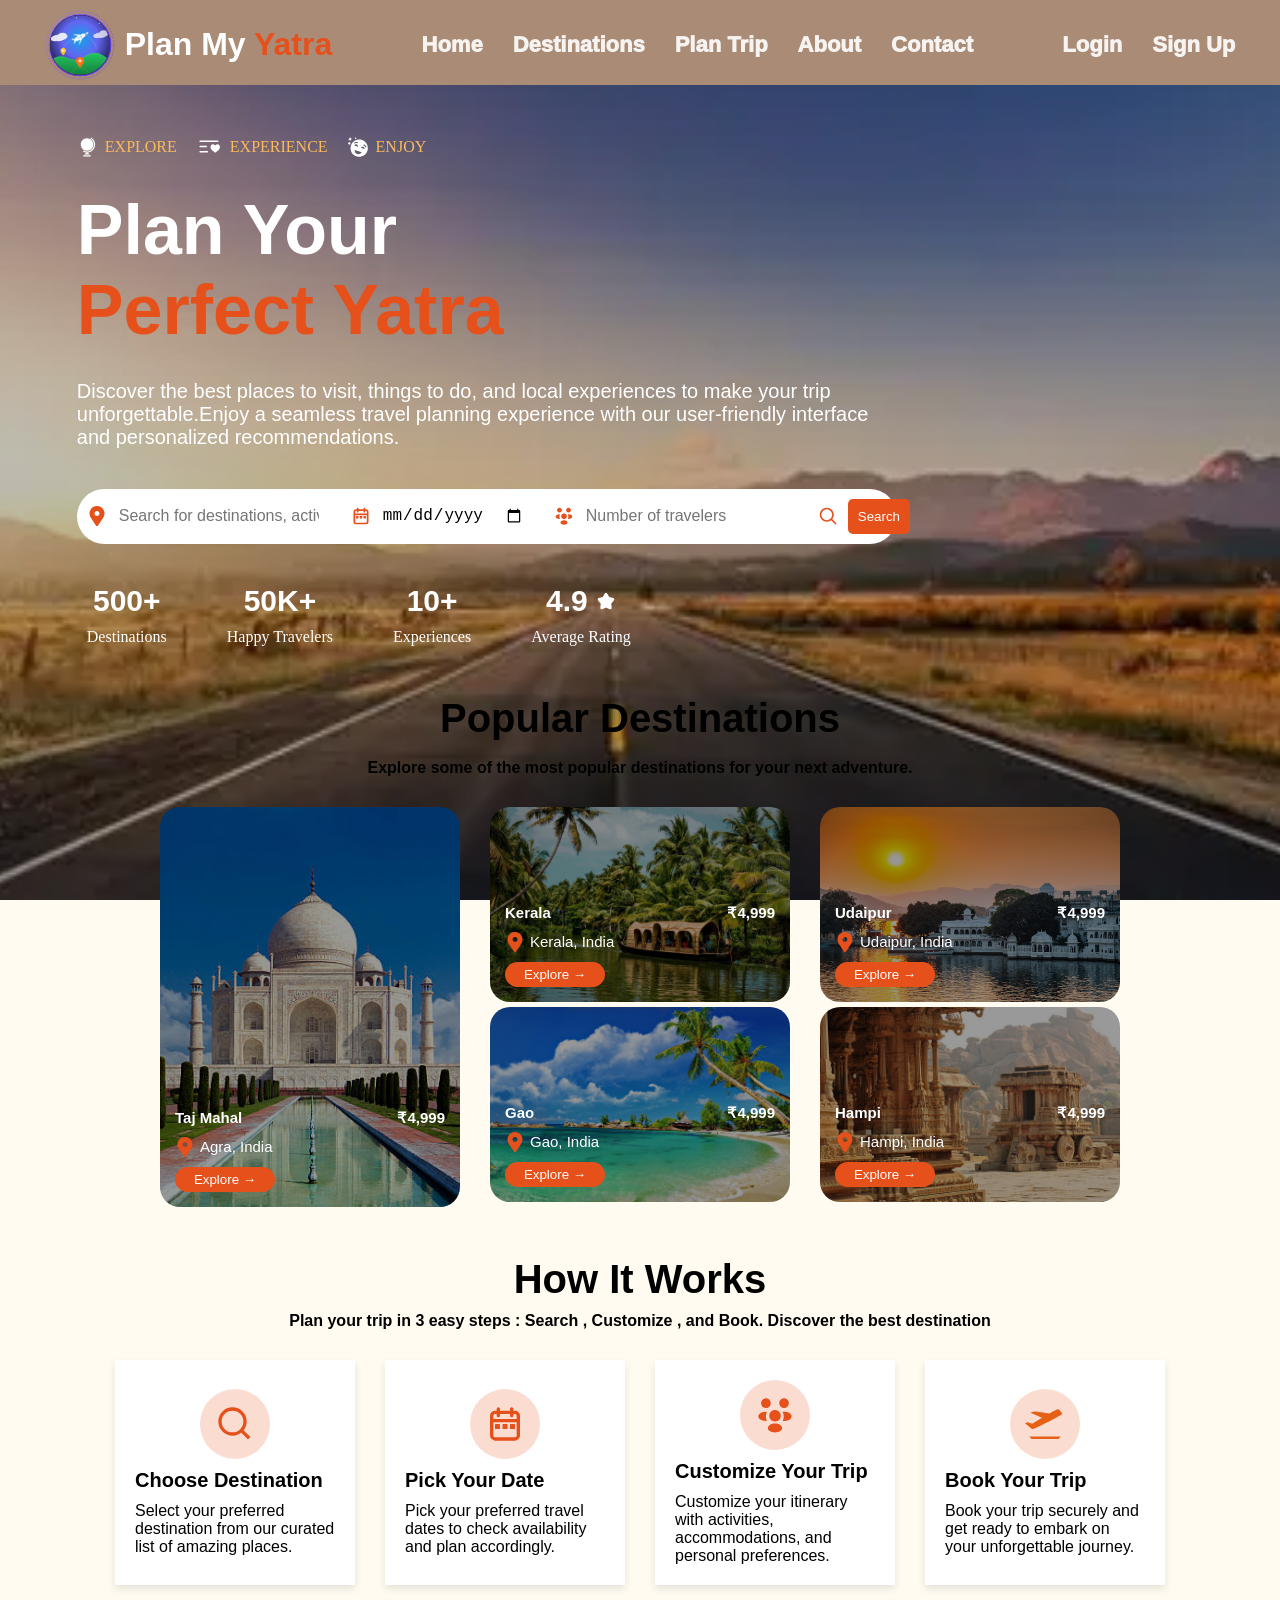
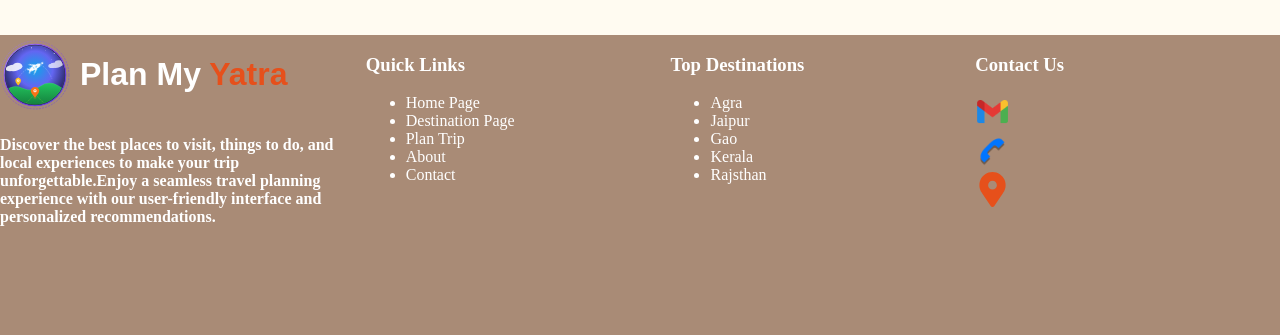
<file: index.html>
<!doctype html>
<html>
  <head>
    <title>Home</title>
    <link rel="stylesheet" href="./css/style.css" />
    <link rel="stylesheet" href="./css/home.css" />
    <link rel="stylesheet" href="./css/navbar.css" />
    <link rel="stylesheet" href="./css/footer.css">
  </head>

  <body>
    <div class="main-hero-section">
      <!-- Navbar -->
      <div class="main-container">
        <div class="img-container">
          <img
            src="./../images/plan_my_yatra_logo.svg"
            alt="logo"
            class="main-logo-img"
          />
          <h1 class="website-name">
            Plan My <span style="color: #e6501b">Yatra</span>
          </h1>
        </div>

        <div class="nav-menu">
          <a href="./index.html" class="menu">Home</a>
          <a href="./pages/destination.html" class="menu">Destinations</a>
          <a href="./pages/plan_trip.html" class="menu">Plan Trip</a>
          <a href="./pages/about.html" class="menu">About</a>
          <a href="./pages/contact.html" class="menu">Contact</a>
        </div>

        <div class="nav-menu">
          <a href="./pages/login.html" class="menu">Login</a>
          <a href="./pages/signup.html" class="menu">Sign Up</a>
        </div>
      </div>

      <!-- Main Content -->
      <div class="main-content">
        <div class="highlighted-main-content">
          <span class="highlighted-text"
            ><img src="./images/explore.svg" height="20px" alt="Explore Icon" />
            EXPLORE</span
          >
          <span class="highlighted-text"
            ><img
              src="./images/exprience.svg"
              height="25px"
              alt="Experience Icon"
            />
            EXPERIENCE</span
          >
          <span class="highlighted-text"
            ><img src="./images/enjoy.svg" height="20px" alt="Enjoy Icon" />
            ENJOY</span
          >
        </div>

        <div class="sub-content">
          <span class="heading-1">Plan Your</span>
          <br />
          Perfect Yatra
        </div>

        <div class="main-info">
          Discover the best places to visit, things to do, and local experiences
          to make your trip unforgettable.Enjoy a seamless travel planning
          experience with our user-friendly interface and personalized
          recommendations.
        </div>

        <div class="destination-container">
          <div class="destination-container-items">
            <img src="./images/location.svg" height="20px" alt="location" />
            <input
              class="destination-input"
              type="text"
              placeholder="Search for destinations, activities, or experiences"
            />
          </div>

          <div class="destination-container-items">
            <img src="./images/date.svg" height="20px" alt="calendar" />
            <input class="destination-input" type="date" />
          </div>

          <div class="destination-container-items">
            <img src="./images/people.svg" height="20px" alt="people" />
            <input
              class="destination-input"
              type="number"
              placeholder="Number of travelers"
            />
          </div>

          <div class="destination-container-items">
            <img src="./images/search.svg" height="20px" alt="search" />
            <button class="btn-search">Search</button>
          </div>
        </div>

        <div class="recommendations">
          <div class="recommendations-items">
            <span class="recommendations-count">500+</span>
            <span>Destinations</span>
          </div>

          <div class="recommendations-items">
            <span class="recommendations-count">50K+</span>
            <span>Happy Travelers</span>
          </div>

          <div class="recommendations-items">
            <span class="recommendations-count">10+</span>
            <span>Experiences</span>
          </div>

          <div class="recommendations-items">
            <span class="recommendations-count">
              4.9 <img src="./images/rating.svg" height="20px" alt="star" />
            </span>
            <span>Average Rating</span>
          </div>
        </div>
      </div>

      <!-- Destinations Section -->

      <div class="destinations-section">
        <span class="destinations-section-heading">Popular Destinations</span>
        <br />
        <span
          >Explore some of the most popular destinations for your next
          adventure.</span
        >

        <div class="destinations-section-container">
          <div class="destinations-section-items-1">
            <div class="card-info">
              <div class="card-top-info">
                <span class="card-name">Taj Mahal</span>
                <span class="card-prize">₹4,999</span>
              </div>
              <div class="card-bottom-info">
                <img src="./images/location.svg" alt="Location" height="20px" />
                <span>Agra, India</span>
              </div>
              <button class="btn-book">Explore →</button>
            </div>
          </div>

          <div class="destinations-section-items-2">
            <div class="destinations-section-items-2-sub-1">
              <div class="card-info">
                <div class="card-top-info">
                  <span class="card-name">Kerala</span>
                  <span class="card-prize">₹4,999</span>
                </div>
                <div class="card-bottom-info">
                  <img
                    src="./images/location.svg"
                    alt="Location"
                    height="20px"
                  />
                  <span>Kerala, India</span>
                </div>
                <button class="btn-book">Explore →</button>
              </div>
            </div>

            <div class="destinations-section-items-2-sub-2">
              <div class="card-info">
                <div class="card-top-info">
                  <span class="card-name">Gao</span>
                  <span class="card-prize">₹4,999</span>
                </div>
                <div class="card-bottom-info">
                  <img
                    src="./images/location.svg"
                    alt="Location"
                    height="20px"
                  />
                  <span>Gao, India</span>
                </div>
                <button class="btn-book">Explore →</button>
              </div>
            </div>
          </div>

          <div class="destination-container-items-3">
            <div class="destinations-section-items-3-sub-1">
              <div class="card-info">
                <div class="card-top-info">
                  <span class="card-name">Udaipur</span>
                  <span class="card-prize">₹4,999</span>
                </div>
                <div class="card-bottom-info">
                  <img
                    src="./images/location.svg"
                    alt="Location"
                    height="20px"
                  />
                  <span>Udaipur, India</span>
                </div>
                <button class="btn-book">Explore →</button>
              </div>
            </div>
            <div class="destinations-section-items-3-sub-2">
              <div class="card-info">
                <div class="card-top-info">
                  <span class="card-name">Hampi</span>
                  <span class="card-prize">₹4,999</span>
                </div>
                <div class="card-bottom-info">
                  <img
                    src="./images/location.svg"
                    alt="Location"
                    height="20px"
                  />
                  <span>Hampi, India</span>
                </div>
                <button class="btn-book">Explore →</button>
              </div>
            </div>
          </div>
        </div>
      </div>

      <!-- how its work section -->
      <div class="work-section-container">
        <span class="work-section-heading">How It Works</span>
        <span class="work-section-description"
          >Plan your trip in 3 easy steps : Search , Customize , and Book.
          Discover the best destination</span
        >

        <div class="work-section-card-container">
          <div class="work-section-card-container-item">
            <div class="work-section-card">
              <img
                src="./images/search.svg"
                alt="Search"
                height="40px"
                class="work-section-img"
              />
            </div>
            <span class="work-card-heading">Choose Destination</span>
            <span
              >Select your preferred destination from our curated list of
              amazing places.</span
            >
          </div>

          <div class="work-section-card-container-item">
            <div class="work-section-card">
              <img
                src="./images/date.svg"
                alt="Search"
                height="40px"
                class="work-section-img"
              />
            </div>
            <span class="work-card-heading">Pick Your Date</span>
            <span
              >Pick your preferred travel dates to check availability and plan
              accordingly.</span
            >
          </div>

          <div class="work-section-card-container-item">
            <div class="work-section-card">
              <img
                src="./images/people.svg"
                alt="Search"
                height="40px"
                class="work-section-img"
              />
            </div>
            <span class="work-card-heading">Customize Your Trip</span>
            <span
              >Customize your itinerary with activities, accommodations, and
              personal preferences.</span
            >
          </div>

          <div class="work-section-card-container-item">
            <div class="work-section-card">
              <img
                src="./images/book-trip.svg"
                alt="Search"
                height="40px"
                class="work-section-img"
              />
            </div>
            <span class="work-card-heading">Book Your Trip</span>
            <span
              >Book your trip securely and get ready to embark on your
              unforgettable journey.</span>
          </div>
        </div>
      </div>

      <!-- footer -->

      <!-- main logo n heading -->
       <div class="footer-main-container">
          <div class="footer-menu-container">

        <div class="footer-child-item-1">
              <div class="img-container">
               <img
               src="./images/plan_my_yatra_logo.svg"
                alt="logo"
               class="main-logo-img" />
          <h1 class="website-name">
            Plan My <span style="color: #e6501b">Yatra</span> </h1>
        </div>
        <h4>Discover the best places to visit, things to do, and local experiences
          to make your trip unforgettable.Enjoy a seamless travel planning
          experience with our user-friendly interface and personalized
          recommendations.</h4>
          </div>

          <!-- quick links -->
          <div class="footer-child-item">
            <h3>Quick Links</h3>
            <ul>
              <li><a class="footer-links" href="./index.html">Home Page</a></li>
              <li><a class="footer-links" href="./pages/destination.html">Destination Page</a></li>
              <li><a class="footer-links" href="./pages/plan_trip.html">Plan Trip</a></li>
              <li><a class="footer-links" href="./pages/about.html">About</a></li>
              <li><a class="footer-links" href="./pages/contact.html">Contact</a></li>

            </ul>
          </div>

          <div class="footer-child-item">
            <h3>Top Destinations</h3>
              <ul>
              <li><a class="footer-links" href="#">Agra</a></li>
              <li><a class="footer-links" href="#">Jaipur</a></li>
              <li><a class="footer-links" href="#">Gao</a></li>
              <li><a class="footer-links" href="#">Kerala</a></li>
              <li><a class="footer-links" href="#">Rajsthan</a></li>
              </ul>
          </div>

          <div class="footer-child-item">
            <h3>Contact Us</h3>
           <div class="email-box">
            <a class="footer-links" href="mailto:pratikshashinde2622@gmail.com">
           <img src="./images/gmail-logo.png" alt="logo" width="35px">
    </a>
</div>
           <div class="email-box">
            <a class="footer-links" href="tel:+919595527262">
           <img src="./images/call-logo.png" alt="logo" width="35px">
    </a>
</div>
                    <div class="email-box">
            <a class="footer-links" href="">
           <img src="./images/location.svg" alt="logo" width="35px">
    </a>
</div>
           

          </div>

       </div>
  
  </body>
</html>
</file>
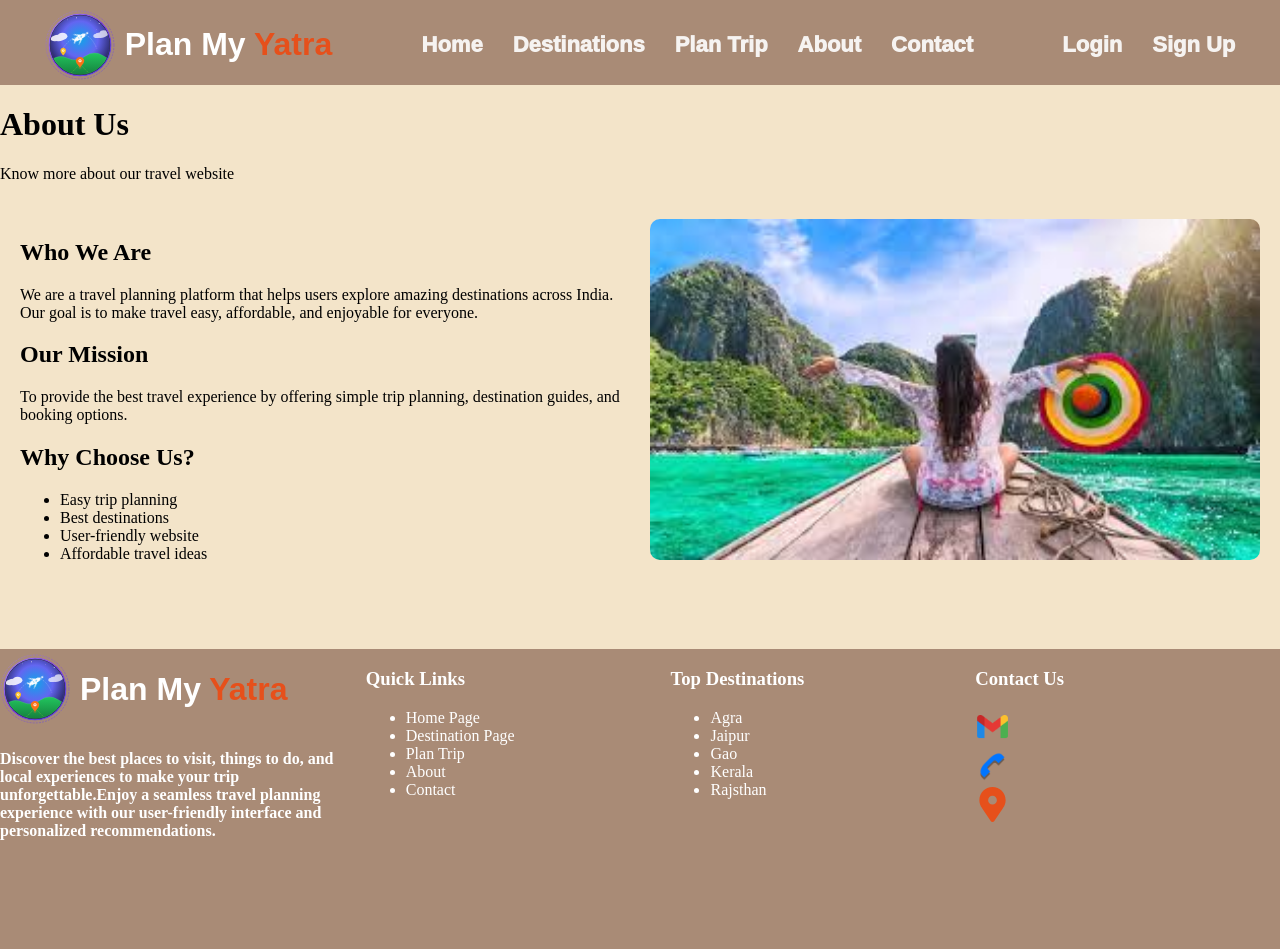
<file: pages/about.html>
<!doctype html>
<html>
  <head>
    <title>Home</title>
    <link rel="stylesheet" href="./../css/style.css" />
    <link rel="stylesheet" href="./../css/about.css" />
    <link rel="stylesheet" href="./../css/navbar.css" />
    <link rel="stylesheet" href="./../css/footer.css">
  </head>

  <body>
    <div class="main-hero-section">
      <!-- Navbar -->
      <div class="main-container">
        <div class="img-container">
          <img
            src="./../images/plan_my_yatra_logo.svg"
            alt="logo"
            class="main-logo-img"
          />
          <h1 class="website-name">
            Plan My <span style="color: #e6501b">Yatra</span>
          </h1>
        </div>

        <div class="nav-menu">
          <a href="./../index.html" class="menu">Home</a>
          <a href="./../pages/destination.html" class="menu">Destinations</a>
          <a href="./plan_trip.html" class="menu">Plan Trip</a>
          <a href="./../pages/about.html" class="menu">About</a>
          <a href="./../pages/contact.html" class="menu">Contact</a>
        </div>

        <div class="nav-menu">
          <a href="./../pages/" class="menu">Login</a>
          <a href="./../pages/" class="menu">Sign Up</a>
        </div>
      </div>

       <!-- Header -->
    <div class="about-header">
        <h1>About Us</h1>
        <p>Know more about our travel website</p>
    </div>

    <!-- Content -->
    <div class="about-container">

        <div class="about-text">
            <h2>Who We Are</h2>
            <p>
                We are a travel planning platform that helps users explore
                amazing destinations across India. Our goal is to make travel
                easy, affordable, and enjoyable for everyone.
            </p>

            <h2>Our Mission</h2>
            <p>
                To provide the best travel experience by offering simple trip
                planning, destination guides, and booking options.
            </p>

            <h2>Why Choose Us?</h2>
            <ul>
                <li>Easy trip planning</li>
                <li>Best destinations</li>
                <li>User-friendly website</li>
                <li>Affordable travel ideas</li>
            </ul>
        </div>

        <!-- Image -->
        <div class="about-img">
            <img src="./../images/travel.jpg" alt="Travel">
        </div>

    </div>
 <!-- main logo n heading -->
       <div class="footer-main-container">
          <div class="footer-menu-container">

        <div class="footer-child-item-1">
              <div class="img-container">
               <img
               src="./../images/plan_my_yatra_logo.svg"
                alt="logo"
               class="main-logo-img" />
          <h1 class="website-name">
            Plan My <span style="color: #e6501b">Yatra</span> </h1>
        </div>
        <h4>Discover the best places to visit, things to do, and local experiences
          to make your trip unforgettable.Enjoy a seamless travel planning
          experience with our user-friendly interface and personalized
          recommendations.</h4>
          </div>

          <!-- quick links -->
          <div class="footer-child-item">
            <h3>Quick Links</h3>
            <ul>
              <li><a class="footer-links" href="./../index.html">Home Page</a></li>
              <li><a class="footer-links" href="./../pages/destination.html">Destination Page</a></li>
              <li><a class="footer-links" href="./../pages/plan_trip.html">Plan Trip</a></li>
              <li><a class="footer-links" href="./../pages/about.html">About</a></li>
              <li><a class="footer-links" href="./../pages/contact.html">Contact</a></li>

            </ul>
          </div>

          <div class="footer-child-item">
            <h3>Top Destinations</h3>
              <ul>
              <li><a class="footer-links" href="#">Agra</a></li>
              <li><a class="footer-links" href="#">Jaipur</a></li>
              <li><a class="footer-links" href="#">Gao</a></li>
              <li><a class="footer-links" href="#">Kerala</a></li>
              <li><a class="footer-links" href="#">Rajsthan</a></li>
              </ul>
          </div>

          <div class="footer-child-item">
            <h3>Contact Us</h3>
           <div class="email-box">
            <a class="footer-links" href="mailto:pratikshashinde2622@gmail.com">
           <img src="./../images/gmail-logo.png" alt="logo" width="35px">
    </a>
</div>
           <div class="email-box">
            <a class="footer-links" href="tel:+919595527262">
           <img src="./../images/call-logo.png" alt="logo" width="35px">
    </a>
</div>
                    <div class="email-box">
            <a class="footer-links" href="">
           <img src="./../images/location.svg" alt="logo" width="35px">
    </a>
</div>
           

          </div>

       </div>


    </body>  
    </html>
</file>
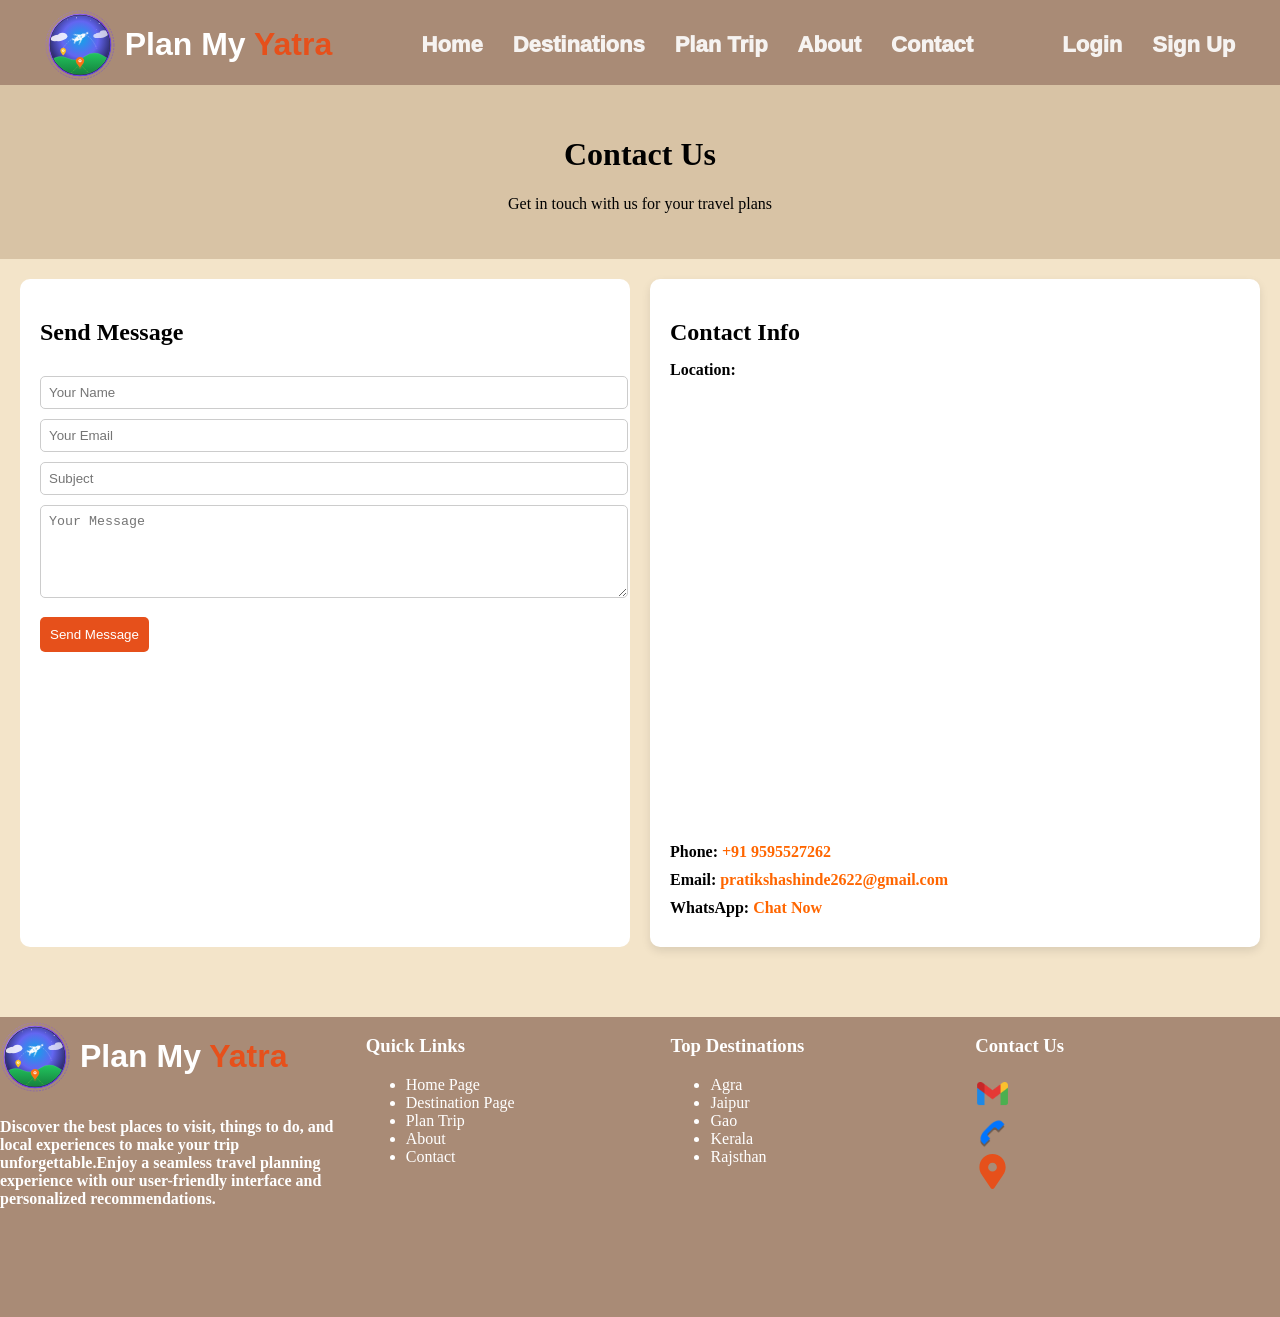
<file: pages/contact.html>
<!doctype html>
<html>
  <head>
    <title>Home</title>
    <link rel="stylesheet" href="./../css/style.css" />
    <link rel="stylesheet" href="./../css/contact.css" />
    <link rel="stylesheet" href="./../css/navbar.css" />
    <link rel="stylesheet" href="./../css/footer.css">
  </head>

  <body>
    <div class="main-hero-section">
      <!-- Navbar -->
      <div class="main-container">
        <div class="img-container">
          <img
            src="./../images/plan_my_yatra_logo.svg"
            alt="logo"
            class="main-logo-img"
          />
          <h1 class="website-name">
            Plan My <span style="color: #e6501b">Yatra</span>
          </h1>
        </div>

        <div class="nav-menu">
          <a href="./../index.html" class="menu">Home</a>
          <a href="./../pages/destination.html" class="menu">Destinations</a>
          <a href="./plan_trip.html" class="menu">Plan Trip</a>
          <a href="./../pages/about.html" class="menu">About</a>
          <a href="./../pages/contact.html" class="menu">Contact</a>
        </div>

        <div class="nav-menu">
          <a href="./../pages/login.html" class="menu">Login</a>
          <a href="./../pages/signup.html" class="menu">Sign Up</a>
        </div>
      </div>

      <!-- Header -->
    <div class="contact-header">
        <h1>Contact Us</h1>
        <p>Get in touch with us for your travel plans</p>
    </div>

    <!-- Contact Section -->
    <div class="contact-container">

        <!-- Form -->
        <div class="contact-form">
            <h2>Send Message</h2>

            <form>
                <input type="text" placeholder="Your Name" required>
                <input type="email" placeholder="Your Email" required>
                <input type="text" placeholder="Subject">
                <textarea placeholder="Your Message" rows="5"></textarea>

                <button type="submit">Send Message</button>
            </form>
        </div>

    <div class="contact-info">
    <h2>Contact Info</h2>

    <p>
        <b>Location:</b> 
        <a>
          <iframe src="https://www.google.com/maps/embed?pb=!1m18!1m12!1m3!1d120650.34679906249!2d74.56611039376799!3d19.093466134423515!2m3!1f0!2f0!3f0!3m2!1i1024!2i768!4f13.1!3m3!1m2!1s0x3bdcb05d46788921%3A0x6677e92c1a5181b6!2sAhilyanagar%2C%20Maharashtra!5e0!3m2!1sen!2sin!4v1774433601849!5m2!1sen!2sin" width="600" height="450" style="border:0;" allowfullscreen="" loading="lazy" referrerpolicy="no-referrer-when-downgrade"></iframe> 
        </a>
    </p>

    <p>
       <b>Phone:</b> 
        <a href="tel:+919876543210">+91 9595527262</a>
    </p>

    <p>
         <b>Email:</b> 
        <a href="mailto:pratikshashinde2622@gmail.com">pratikshashinde2622@gmail.com</a>
    </p>

    <p>
         <b>WhatsApp:</b> 
        <a href="https://web.whatsapp.com/" target="_blank">Chat Now</a>
    </p>

</div>

    </div>
     <!-- main logo n heading -->
       <div class="footer-main-container">
          <div class="footer-menu-container">

        <div class="footer-child-item-1">
              <div class="img-container">
               <img
               src="./../images/plan_my_yatra_logo.svg"
                alt="logo"
               class="main-logo-img" />
          <h1 class="website-name">
            Plan My <span style="color: #e6501b">Yatra</span> </h1>
        </div>
        <h4>Discover the best places to visit, things to do, and local experiences
          to make your trip unforgettable.Enjoy a seamless travel planning
          experience with our user-friendly interface and personalized
          recommendations.</h4>
          </div>

          <!-- quick links -->
          <div class="footer-child-item">
            <h3>Quick Links</h3>
            <ul>
              <li><a class="footer-links" href="./../index.html">Home Page</a></li>
              <li><a class="footer-links" href="./../pages/destination.html">Destination Page</a></li>
              <li><a class="footer-links" href="./../pages/plan_trip.html">Plan Trip</a></li>
              <li><a class="footer-links" href="./../pages/about.html">About</a></li>
              <li><a class="footer-links" href="./../pages/contact.html">Contact</a></li>

            </ul>
          </div>

          <div class="footer-child-item">
            <h3>Top Destinations</h3>
              <ul>
              <li><a class="footer-links" href="#">Agra</a></li>
              <li><a class="footer-links" href="#">Jaipur</a></li>
              <li><a class="footer-links" href="#">Gao</a></li>
              <li><a class="footer-links" href="#">Kerala</a></li>
              <li><a class="footer-links" href="#">Rajsthan</a></li>
              </ul>
          </div>

          <div class="footer-child-item">
            <h3>Contact Us</h3>
           <div class="email-box">
            <a class="footer-links" href="mailto:pratikshashinde2622@gmail.com">
           <img src="./../images/gmail-logo.png" alt="logo" width="35px">
    </a>
</div>
           <div class="email-box">
            <a class="footer-links" href="tel:+919595527262">
           <img src="./../images/call-logo.png" alt="logo" width="35px">
    </a>
</div>
                    <div class="email-box">
            <a class="footer-links" href="">
           <img src="./../images/location.svg" alt="logo" width="35px">
    </a>
</div>
          </div>
       </div>
    </body>  
    </html>
</file>
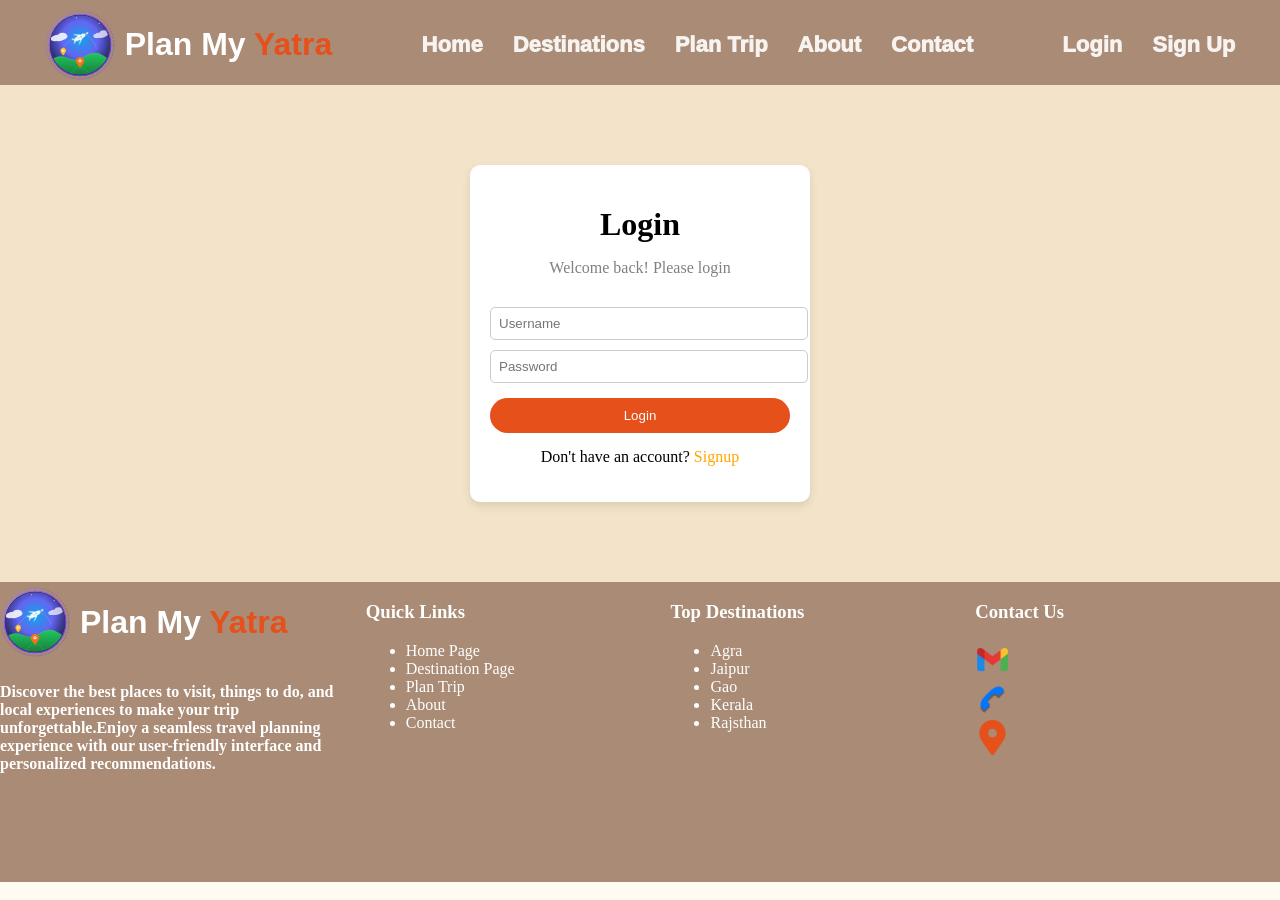
<file: pages/login.html>
<!doctype html>
<html>
  <head>
    <title>Home</title>
    <link rel="stylesheet" href="./../css/style.css" />
    <link rel="stylesheet" href="./../css/login.css" />
    <link rel="stylesheet" href="./../css/navbar.css" />
    <link rel="stylesheet" href="./../css/footer.css">
  </head>

  <body>
    <div class="main-hero-section">
      <!-- Navbar -->
      <div class="main-container">
        <div class="img-container">
          <img
            src="./../images/plan_my_yatra_logo.svg"
            alt="logo"
            class="main-logo-img"
          />
          <h1 class="website-name">
            Plan My <span style="color: #e6501b">Yatra</span>
          </h1>
        </div>

        <div class="nav-menu">
          <a href="./../index.html" class="menu">Home</a>
          <a href="./../pages/destination.html" class="menu">Destinations</a>
          <a href="./../pages/plan_trip.html" class="menu">Plan Trip</a>
          <a href="./../pages/about.html" class="menu">About</a>
          <a href="./../pages/contact.html" class="menu">Contact</a>
        </div>

        <div class="nav-menu">
          <a href="./../pages/login.html" class="menu">Login</a>
          <a href="./../pages/signup.html" class="menu">Sign Up</a>
        </div>
    </div>

     <div class="login-container">

        <h1>Login</h1>
        <p class="sub">Welcome back! Please login</p>

        <form>
            <input type="text" placeholder="Username" required>
            <input type="password" placeholder="Password" required>

            <button type="submit">Login</button>
        </form>

        <p class="extra">
            Don't have an account? 
            <a href="./signup.html">Signup</a>
        </p>

    </div>
     <div class="footer-main-container">
          <div class="footer-menu-container">

        <div class="footer-child-item-1">
              <div class="img-container">
               <img
               src="./../images/plan_my_yatra_logo.svg"
                alt="logo"
               class="main-logo-img" />
          <h1 class="website-name">
            Plan My <span style="color: #e6501b">Yatra</span> </h1>
        </div>
        <h4>Discover the best places to visit, things to do, and local experiences
          to make your trip unforgettable.Enjoy a seamless travel planning
          experience with our user-friendly interface and personalized
          recommendations.</h4>
          </div>

          <!-- quick links -->
          <div class="footer-child-item">
            <h3>Quick Links</h3>
            <ul>
              <li><a class="footer-links" href="./../index.html">Home Page</a></li>
              <li><a class="footer-links" href="./../pages/destination.html">Destination Page</a></li>
              <li><a class="footer-links" href="./../pages/plan_trip.html">Plan Trip</a></li>
              <li><a class="footer-links" href="./../pages/about.html">About</a></li>
              <li><a class="footer-links" href="./../pages/contact.html">Contact</a></li>

            </ul>
          </div>

          <div class="footer-child-item">
            <h3>Top Destinations</h3>
              <ul>
              <li><a class="footer-links" href="#">Agra</a></li>
              <li><a class="footer-links" href="#">Jaipur</a></li>
              <li><a class="footer-links" href="#">Gao</a></li>
              <li><a class="footer-links" href="#">Kerala</a></li>
              <li><a class="footer-links" href="#">Rajsthan</a></li>
              </ul>
          </div>

          <div class="footer-child-item">
            <h3>Contact Us</h3>
           <div class="email-box">
            <a class="footer-links" href="mailto:pratikshashinde2622@gmail.com">
           <img src="./../images/gmail-logo.png" alt="logo" width="35px">
    </a>
</div>
           <div class="email-box">
            <a class="footer-links" href="tel:+919595527262">
           <img src="./../images/call-logo.png" alt="logo" width="35px">
    </a>
</div>
                    <div class="email-box">
            <a class="footer-links" href="">
           <img src="./../images/location.svg" alt="logo" width="35px">
    </a>
</div>
           

          </div>

       </div>


    </body>  
    </html>
</file>
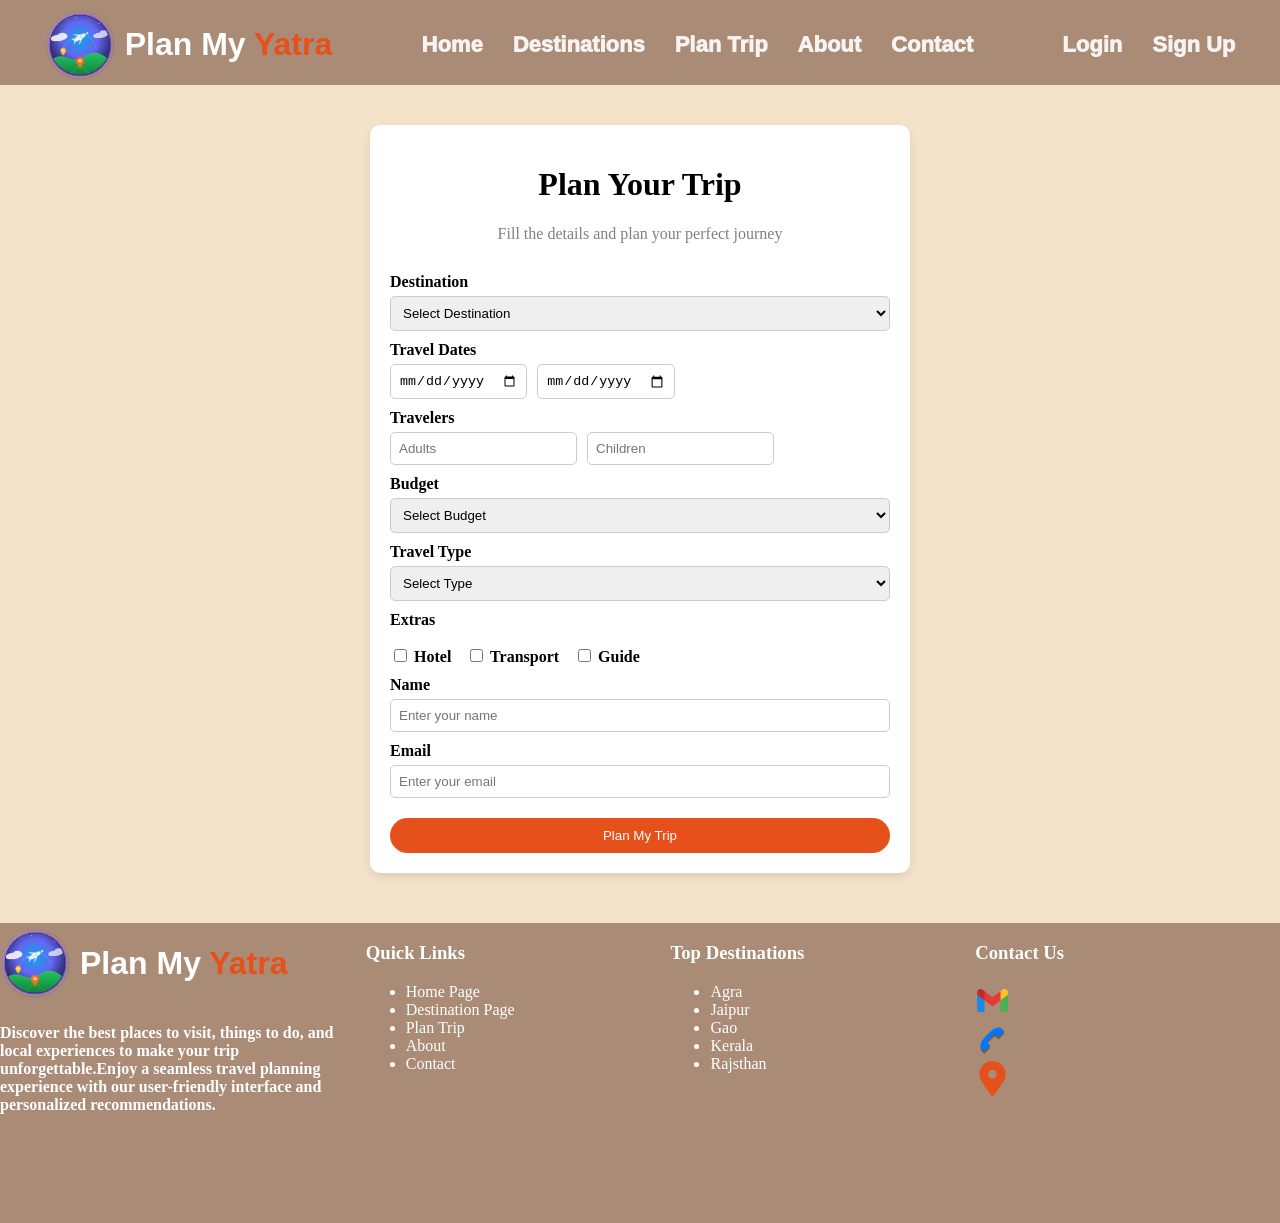
<file: pages/plan_trip.html>
<!doctype html>
<html>
  <head>
    <title>Home</title>
    <link rel="stylesheet" href="./../css/style.css" />
    <link rel="stylesheet" href="./../css/plan_trip.css" />
    <link rel="stylesheet" href="./../css/navbar.css" />
    <link rel="stylesheet" href="./../css/footer.css">
  </head>

  <body>
    <div class="main-hero-section">
      <!-- Navbar -->
      <div class="main-container">
        <div class="img-container">
          <img
            src="./../images/plan_my_yatra_logo.svg"
            alt="logo"
            class="main-logo-img"
          />
          <h1 class="website-name">
            Plan My <span style="color: #e6501b">Yatra</span>
          </h1>
        </div>

        <div class="nav-menu">
          <a href="./../index.html" class="menu">Home</a>
          <a href="./../pages/destination.html" class="menu">Destinations</a>
          <a href="./plan_trip.html" class="menu">Plan Trip</a>
          <a href="./../pages/about.html" class="menu">About</a>
          <a href="./../pages/contact.html" class="menu">Contact</a>
        </div>

        <div class="nav-menu">
          <a href="./../pages/login.html" class="menu">Login</a>
          <a href="./../pages/signup.html" class="menu">Sign Up</a>
        </div>
      </div>
       <div class="container">

        <h1>Plan Your Trip</h1>
        <p class="sub">Fill the details and plan your perfect journey</p>

        <form>

            <!-- Destination -->
            <label>Destination</label>
            <select>
                <option>Select Destination</option>
                <option>Goa</option>
                <option>Manali</option>
                <option>Kashmir</option>
                <option>Jaipur</option>
            </select>

            <!-- Dates -->
            <label>Travel Dates</label>
            <div class="row">
                <input type="date">
                <input type="date">
            </div>

            <!-- Travelers -->
            <label>Travelers</label>
            <div class="row">
                <input type="number" placeholder="Adults">
                <input type="number" placeholder="Children">
            </div>

            <!-- Budget -->
            <label>Budget</label>
            <select>
                <option>Select Budget</option>
                <option>Low</option>
                <option>Medium</option>
                <option>High</option>
            </select>

            <!-- Travel Type -->
            <label>Travel Type</label>
            <select>
                <option>Select Type</option>
                <option>Solo</option>
                <option>Family</option>
                <option>Friends</option>
            </select>

            <!-- Extras -->
            <label>Extras</label>
            <div class="check">
                <label><input type="checkbox"> Hotel</label>
                <label><input type="checkbox"> Transport</label>
                <label><input type="checkbox"> Guide</label>
            </div>

            <!-- Contact -->
            <label>Name</label>
            <input type="text" placeholder="Enter your name">

            <label>Email</label>
            <input type="email" placeholder="Enter your email">

            <!-- Button -->
            <button type="submit">Plan My Trip</button>

        </form>

    </div>
 <!-- main logo n heading -->
       <div class="footer-main-container">
          <div class="footer-menu-container">

        <div class="footer-child-item-1">
              <div class="img-container">
               <img
               src="./../images/plan_my_yatra_logo.svg"
                alt="logo"
               class="main-logo-img" />
          <h1 class="website-name">
            Plan My <span style="color: #e6501b">Yatra</span> </h1>
        </div>
        <h4>Discover the best places to visit, things to do, and local experiences
          to make your trip unforgettable.Enjoy a seamless travel planning
          experience with our user-friendly interface and personalized
          recommendations.</h4>
          </div>

          <!-- quick links -->
          <div class="footer-child-item">
            <h3>Quick Links</h3>
            <ul>
              <li><a class="footer-links" href="./../index.html">Home Page</a></li>
              <li><a class="footer-links" href="./../pages/destination.html">Destination Page</a></li>
              <li><a class="footer-links" href="./../pages/plan_trip.html">Plan Trip</a></li>
              <li><a class="footer-links" href="./../pages/about.html">About</a></li>
              <li><a class="footer-links" href="./../pages/contact.html">Contact</a></li>

            </ul>
          </div>

          <div class="footer-child-item">
            <h3>Top Destinations</h3>
              <ul>
              <li><a class="footer-links" href="#">Agra</a></li>
              <li><a class="footer-links" href="#">Jaipur</a></li>
              <li><a class="footer-links" href="#">Gao</a></li>
              <li><a class="footer-links" href="#">Kerala</a></li>
              <li><a class="footer-links" href="#">Rajsthan</a></li>
              </ul>
          </div>

          <div class="footer-child-item">
            <h3>Contact Us</h3>
           <div class="email-box">
            <a class="footer-links" href="mailto:pratikshashinde2622@gmail.com">
           <img src="./../images/gmail-logo.png" alt="logo" width="35px">
    </a>
</div>
           <div class="email-box">
            <a class="footer-links" href="tel:+919595527262">
           <img src="./../images/call-logo.png" alt="logo" width="35px">
    </a>
</div>
                    <div class="email-box">
            <a class="footer-links" href="">
           <img src="./../images/location.svg" alt="logo" width="35px">
    </a>
</div>
           

          </div>

       </div>


    </body>  
    </html>
</file>
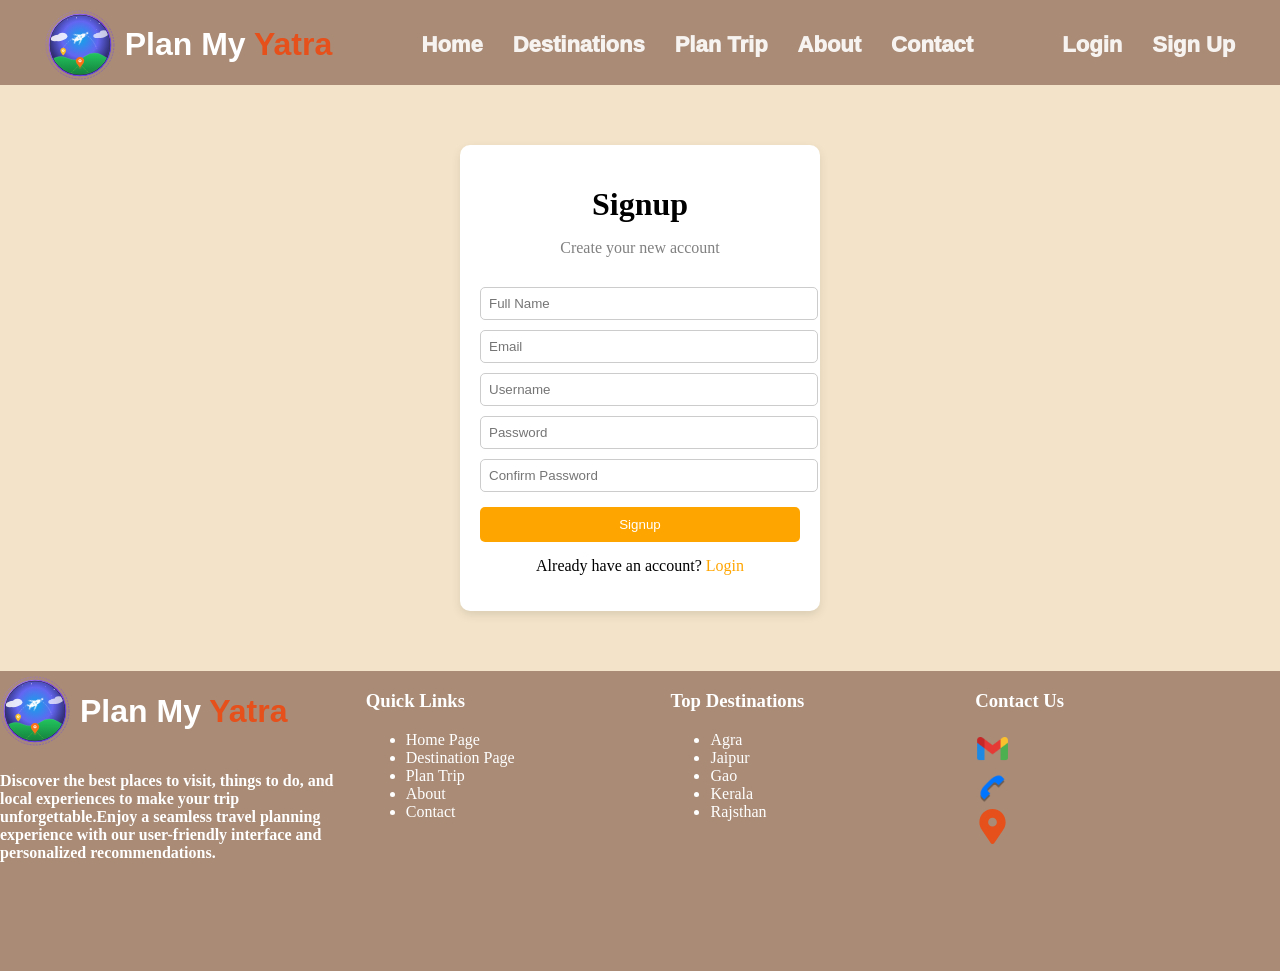
<file: pages/signup.html>
<!doctype html>
<html>
  <head>
    <title>Home</title>
    <link rel="stylesheet" href="./../css/style.css" />
    <link rel="stylesheet" href="./../css/signup.css" />
    <link rel="stylesheet" href="./../css/navbar.css" />
    <link rel="stylesheet" href="./../css/footer.css">
  </head>

  <body>
   <div class="main-hero-section">
      <!-- Navbar -->
      <div class="main-container">
        <div class="img-container">
          <img
            src="./../images/plan_my_yatra_logo.svg"
            alt="logo"
            class="main-logo-img"
          />
          <h1 class="website-name">
            Plan My <span style="color: #e6501b">Yatra</span>
          </h1>
        </div>

        <div class="nav-menu">
          <a href="./../index.html" class="menu">Home</a>
          <a href="./../pages/destination.html" class="menu">Destinations</a>
          <a href="./../pages/plan_trip.html" class="menu">Plan Trip</a>
          <a href="./../pages/about.html" class="menu">About</a>
          <a href="./../pages/contact.html" class="menu">Contact</a>
        </div>

        <div class="nav-menu">
          <a href="./../pages/login.html" class="menu">Login</a>
          <a href="./../pages/signup.html" class="menu">Sign Up</a>
        </div>
    </div>
     <div class="signup-container">

        <h1>Signup</h1>
        <p class="sub">Create your new account</p>

        <form>
            <input type="text" placeholder="Full Name" required>
            <input type="email" placeholder="Email" required>
            <input type="text" placeholder="Username" required>
            <input type="password" placeholder="Password" required>
            <input type="password" placeholder="Confirm Password" required>

            <button type="submit">Signup</button>
        </form>

        <p class="extra">
            Already have an account? 
            <a href="./login.html">Login</a>
        </p>

    </div>

 <!-- main logo n heading -->
       <div class="footer-main-container">
          <div class="footer-menu-container">

        <div class="footer-child-item-1">
              <div class="img-container">
               <img
               src="./../images/plan_my_yatra_logo.svg"
                alt="logo"
               class="main-logo-img" />
          <h1 class="website-name">
            Plan My <span style="color: #e6501b">Yatra</span> </h1>
        </div>
        <h4>Discover the best places to visit, things to do, and local experiences
          to make your trip unforgettable.Enjoy a seamless travel planning
          experience with our user-friendly interface and personalized
          recommendations.</h4>
          </div>

          <!-- quick links -->
          <div class="footer-child-item">
            <h3>Quick Links</h3>
            <ul>
              <li><a class="footer-links" href="./../index.html">Home Page</a></li>
              <li><a class="footer-links" href="./../pages/destination.html">Destination Page</a></li>
              <li><a class="footer-links" href="./../pages/plan_trip.html">Plan Trip</a></li>
              <li><a class="footer-links" href="./../pages/about.html">About</a></li>
              <li><a class="footer-links" href="./../pages/contact.html">Contact</a></li>

            </ul>
          </div>

          <div class="footer-child-item">
            <h3>Top Destinations</h3>
              <ul>
              <li><a class="footer-links" href="#">Agra</a></li>
              <li><a class="footer-links" href="#">Jaipur</a></li>
              <li><a class="footer-links" href="#">Gao</a></li>
              <li><a class="footer-links" href="#">Kerala</a></li>
              <li><a class="footer-links" href="#">Rajsthan</a></li>
              </ul>
          </div>

          <div class="footer-child-item">
            <h3>Contact Us</h3>
           <div class="email-box">
            <a class="footer-links" href="mailto:pratikshashinde2622@gmail.com">
           <img src="./../images/gmail-logo.png" alt="logo" width="35px">
    </a>
</div>
           <div class="email-box">
            <a class="footer-links" href="tel:+919595527262">
           <img src="./../images/call-logo.png" alt="logo" width="35px">
    </a>
</div>
                    <div class="email-box">
            <a class="footer-links" href="">
           <img src="./../images/location.svg" alt="logo" width="35px">
    </a>
</div>
        </div>
       </div>
    </body>  
    </html>
</file>
<file: css/style.css>
body{
  background-color: #FFFBF1;  
  padding: 0;
  margin: 0;
}
</file>
<file: css/home.css>
.main-hero-section {
    background-image: linear-gradient(rgba(0, 0, 0, 0.2), rgba(0, 0, 0, 0.3)), url(./../images/home-bg-img.webp);
    background-size: cover;
    background-position: center;
    height: 100vh;
}

.main-content {
    margin-left: 6%;
    margin-top: 50px;
}

.highlighted-main-content {
    color: #FAB95B;
    display: flex;
    flex-direction: row;
    margin-bottom: 30px;
}

.highlighted-text {
    padding-right: 20px;
    display: flex;
    flex-direction: row;
    align-items: center;
    gap: 8px;
}


.sub-content {
    font-size: 70px;
    color: #E6501B;
    font-family: 'Trebuchet MS', 'Lucida Sans Unicode', 'Lucida Grande', 'Lucida Sans', Arial, sans-serif;
    font-weight: 900;
    margin-bottom: 30px;
}

.heading-1 {
    color: white;
}

.main-info {
    color: white;
    font-size: 20px;
    width: 800px;
    font-family: 'Trebuchet MS', 'Lucida Sans Unicode', 'Lucida Grande', 'Lucida Sans', Arial, sans-serif;
}

.destination-container {
    display: flex;
    flex-direction: row;
    justify-content: space-evenly;
    gap: 30px;
    margin-top: 40px;
    width: 800px;
    background-color: white;
    padding: 10px;
    border-radius: 30px;
}

.destination-container-items {
    display: flex;
    flex-direction: row;
    align-items: center;
    gap: 10px;
}

.destination-input {
    border: none;
    outline: none;
    font-size: 16px;
}

.btn-search {
    background-color: #E6501B;
    color: white;
    border: none;
    padding: 10px 10px;
    border-radius: 5px;
    cursor: pointer;
}

.recommendations {
    margin-top: 30px;
    color: white;
    display: flex;
    flex-direction: row;
    align-items: center;
    gap: 50px;
}

.recommendations-items {
    display: flex;
    flex-direction: column;
    align-items: center;
    gap: 10px;
    margin-top: 10px;
    margin-left: 10px;
}

.recommendations-count {
    font-size: 30px;
    font-weight: 700;
    font-family: 'Trebuchet MS', 'Lucida Sans Unicode', 'Lucida Grande', 'Lucida Sans', Arial, sans-serif;
}

.destinations-section {
    display: flex;
    flex-direction: column;
    align-items: center;
    margin-top: 50px;
    font-weight: 700;
    font-family: 'Trebuchet MS', 'Lucida Sans Unicode', 'Lucida Grande', 'Lucida Sans', Arial, sans-serif;
}

.destinations-section-heading {
    font-size: 40px;
}

.destinations-section-container {
    display: flex;
    flex-direction: row;
    gap: 30px;
    margin-top: 30px;
}

.destinations-section-items-1 {
    background-image: linear-gradient(rgba(0, 0, 0, 0.4), rgba(0, 0, 0, 0.4)), url(./../images/tajmahal-bg-img.jpg);
    background-size: cover;
    background-position: center;
    width: 300px;
    height: 400px;
    border-radius: 20px;
    display: flex;
    flex-direction: column;
    justify-content: flex-end;
}

.card-info {
    /* width: 100%; */
    padding: 15px;
    display: flex;
    flex-direction: column;
    gap: 10px;
}

.card-top-info {
    display: flex;
    flex-direction: row;
    gap: 10px;
    justify-content: space-between;
}

.card-name {
    color: white;
    font-size: 15px;
    font-weight: 700;
}

.card-prize {
    color: white;
    font-size: 15px;
    font-weight: 700;
    /* padding-right: 30px; */
}

.card-bottom-info {
    color: white;
    font-size: 15px;
    display: flex;
    align-items: center;
    gap: 5px;
    font-weight: 400;
}

.btn-book {
    background-color: #E6501B;
    color: white;
    border: none;
    cursor: pointer;
    padding: 5px 15px;
    width: 100px;
    border-radius: 20px;
}

.destinations-section-items-2 {
    display: flex;
    flex-direction: column;
    gap: 5px;

}

.destinations-section-items-2-sub-1 {
    background-image: linear-gradient(rgba(0, 0, 0, 0.4), rgba(0, 0, 0, 0.4)), url(./../images/kerala.avif);
    background-size: cover;
    background-position: center;
    width: 300px;
    height: 195px;
    border-radius: 20px;
    display: flex;
    flex-direction: column;
    justify-content: flex-end;
}

.destinations-section-items-2-sub-2 {
    background-image: linear-gradient(rgba(0, 0, 0, 0.4), rgba(0, 0, 0, 0.4)), url(./../images/goa.jpg);
    background-size: cover;
    background-position: center;
    width: 300px;
    height: 195px;
    border-radius: 20px;
    display: flex;
    flex-direction: column;
    justify-content: flex-end;
}

.destination-container-items-3 {
    display: flex;
    flex-direction: column;
    gap: 5px;
}

.destinations-section-items-3-sub-1 {
    background-image: linear-gradient(rgba(0, 0, 0, 0.4), rgba(0, 0, 0, 0.4)), url(./../images/udaipur.jpg);
    background-size: cover;
    background-position: center;
    width: 300px;
    height: 195px;
    border-radius: 20px;
    display: flex;
    flex-direction: column;
    justify-content: flex-end;
}

.destinations-section-items-3-sub-2 {
    background-image: linear-gradient(rgba(0, 0, 0, 0.4), rgba(0, 0, 0, 0.4)), url(./../images/hampi.jpg);
    background-size: cover;
    background-position: center;
    width: 300px;
    height: 195px;
    border-radius: 20px;
    display: flex;
    flex-direction: column;
    justify-content: flex-end;
}

.work-section-container{
    display: flex;
    flex-direction: column;
    align-items: center;
    margin-top: 50px;
    
    font-family: 'Trebuchet MS', 'Lucida Sans Unicode', 'Lucida Grande', 'Lucida Sans', Arial, sans-serif;
}
.work-section-heading{
    font-size: 40px;
    font-weight: 700;
}
.work-section-description{
    margin-top: 10px;
    font-weight: 700;
}

.work-section-card-container{
    display: flex;
    flex-direction: row;
    justify-content: space-evenly;
    gap: 30px;
    margin-top: 30px;
    margin-left: 100px;
    margin-right: 100px;
}
.work-card-heading{
    font-size: 20px;
    font-weight: 700;
}
.work-section-card-container-item{
    display: flex;
    flex-direction: column;
    justify-content: center;
    gap: 10px;
    background-color: white;
    padding: 20px;
    /* height: 200px; */
    width: 200px;
    box-shadow: 0px 4px 8px rgba(0, 0, 0, 0.1) ;
}
.work-section-card-container-item:hover{
    border: 1px solid #E6501B;
    transition: border 0.6s ease;
}

.work-section-card{
    width: 100%;
    display: flex;
    flex-direction: row;
    justify-content: center;
}
.work-section-img{
    background-color: #fadcd1;
    padding: 15px;
    border-radius: 50%;
}
</file>
<file: css/navbar.css>
.main-container{
    display: flex;
    flex-direction: row;
    justify-content: space-around;
    align-items: center;
    padding-top: 5px;
    background-color: #A98B76;
}

.website-name{
    font-weight: 700;
    font-family: 'Trebuchet MS', 'Lucida Sans Unicode', 'Lucida Grande', 'Lucida Sans', Arial, sans-serif;
    padding-left: 10px;
    color: white;
}

.main-logo-img{
    width: 70px;
    height: 70px;
}

.img-container{
    display: flex;
    flex-direction: row;
    align-items: center;
}

.nav-menu{
    display: flex;
    flex-direction: row;
    gap: 30px;
}

.menu{
    text-decoration: none;
    color: white;
    font-weight: 1000;
    font-size: 22px;
    opacity: 0.9;
    font-family: 'Trebuchet MS', 'Lucida Sans Unicode', 'Lucida Grande', 'Lucida Sans', Arial, sans-serif;
}
</file>
<file: css/footer.css>
.footer-main-container{
    width: 100%;
    height: 300px;
    background-color: #A98B76;
    color: #fff;
    margin-top: 50px;
}


.footer-links{
    text-decoration: none;
    color: #fff;
}

.footer-menu-container{
    display: flex;
    flex-direction: row;
    justify-content: space-around;
}

.footer-child-item{
    width: 25%;
}
.footer-child-item-1{
    width: 30%;
}

.email-box {
   display: flex;        /* same line */
    align-items: center;  /* vertically center */
    gap: 10px;            /* space between logo & text */
}
</file>
<file: css/about.css>
.main-hero-section {
    background-color: #F3E4C9;
    background-size: cover;
    background-position: center;
    /* height: 100vh; */
}
.main-content {
    margin-left: 6%;
    margin-top: 50px;
}

.highlighted-main-content {
    color: #FAB95B;
    display: flex;
    flex-direction: row;
    margin-bottom: 30px;
}

.highlighted-text {
    padding-right: 20px;
    display: flex;
    flex-direction: row;
    align-items: center;
    gap: 8px;
}


.sub-content {
    font-size: 70px;
    color: #E6501B;
    font-family: 'Trebuchet MS', 'Lucida Sans Unicode', 'Lucida Grande', 'Lucida Sans', Arial, sans-serif;
    font-weight: 900;
    margin-bottom: 30px;
}

.heading-1 {
    color: white;
}

.main-info {
    color: white;
    font-size: 20px;
    width: 800px;
    font-family: 'Trebuchet MS', 'Lucida Sans Unicode', 'Lucida Grande', 'Lucida Sans', Arial, sans-serif;
}

/* Container */
.about-container {
    display: flex;
    flex-wrap: wrap;
    padding: 20px;
    gap: 20px;
}

/* Text */
.about-text {
    flex: 1;
    min-width: 250px;
}

/* Image */
.about-img {
    flex: 1;
    min-width: 250px;
}

.about-img img {
    width: 100%;
    border-radius: 10px;
}

/* Footer */
footer {
    text-align: center;
    background: #333;
    color: white;
    padding: 15px;
    margin-top: 20px;
}
</file>
<file: css/contact.css>
.main-hero-section {
    background-color: #F3E4C9;
    background-size: cover;
    background-position: center;
    /* height: 100vh; */
}
.main-content {
    margin-left: 6%;
    margin-top: 50px;
}

.highlighted-main-content {
    color: #FAB95B;
    display: flex;
    flex-direction: row;
    margin-bottom: 30px;
}

.highlighted-text {
    padding-right: 20px;
    display: flex;
    flex-direction: row;
    align-items: center;
    gap: 8px;
}


.sub-content {
    font-size: 70px;
    color: #E6501B;
    font-family: 'Trebuchet MS', 'Lucida Sans Unicode', 'Lucida Grande', 'Lucida Sans', Arial, sans-serif;
    font-weight: 900;
    margin-bottom: 30px;
}

.heading-1 {
    color: white;
}

.main-info {
    color: white;
    font-size: 20px;
    width: 800px;
    font-family: 'Trebuchet MS', 'Lucida Sans Unicode', 'Lucida Grande', 'Lucida Sans', Arial, sans-serif;
}
/* Header */
.contact-header {
    text-align: center;
    padding: 30px;
    background: #d8c3a5;
}

/* Container */
.contact-container {
    display: flex;
    flex-wrap: wrap;
    padding: 20px;
    gap: 20px;
}

/* Form */
.contact-form {
    flex: 1;
    min-width: 250px;
    background: white;
    padding: 20px;
    border-radius: 10px;
}

/* Inputs */
input, textarea {
    width: 100%;
    padding: 8px;
    margin-top: 10px;
    border-radius: 5px;
    border: 1px solid #ccc;
}

/* Button */
button {
    margin-top: 15px;
    padding: 10px;
    background: #E6501B;
    color: white;
    border: none;
    border-radius: 5px;
    cursor: pointer;
}

button:hover {
    background:red ;
}

/* Info */
.contact-info {
    flex: 1;
    min-width: 250px;
    background: white;
    padding: 20px;
    border-radius: 10px;
    box-shadow: 0 4px 10px rgba(0,0,0,0.1);
}

.contact-info h2 {
    margin-bottom: 15px;
}

/* Links */
.contact-info a {
    text-decoration: none;
    color: #ff6600;
    font-weight: bold;
}

.contact-info a:hover {
    text-decoration: underline;
}

/* spacing */
.contact-info p {
    margin: 10px 0;
}
</file>
<file: css/login.css>
.main-hero-section {
    background-color: #F3E4C9;
    background-size: cover;
    background-position: center;
    /* height: 100vh; */
}

.main-content {
    margin-left: 6%;
    margin-top: 50px;
}

.highlighted-main-content {
    color: #FAB95B;
    display: flex;
    flex-direction: row;
    margin-bottom: 30px;
}

.highlighted-text {
    padding-right: 20px;
    display: flex;
    flex-direction: row;
    align-items: center;
    gap: 8px;
}


.sub-content {
    font-size: 70px;
    color: #E6501B;
    font-family: 'Trebuchet MS', 'Lucida Sans Unicode', 'Lucida Grande', 'Lucida Sans', Arial, sans-serif;
    font-weight: 900;
    margin-bottom: 30px;
}

.heading-1 {
    color: white;
}

.main-info {
    color: white;
    font-size: 20px;
    width: 800px;
    font-family: 'Trebuchet MS', 'Lucida Sans Unicode', 'Lucida Grande', 'Lucida Sans', Arial, sans-serif;
}



/* Container */
.login-container {
    width: 300px;
    background: white;
    margin: 80px auto;
    padding: 20px;
    border-radius: 10px;
    text-align: center;

    box-shadow: 0 4px 10px rgba(0,0,0,0.1);
}

/* Heading */
.login-container h1 {
    margin-bottom: 10px;
}

.sub {
    color: gray;
    margin-bottom: 20px;
}

/* Inputs */
input {
    width: 100%;
    padding: 8px;
    margin-top: 10px;
    border-radius: 5px;
    border: 1px solid #ccc;
}

/* Button */
button {
    width: 100%;
    margin-top: 15px;
    padding: 10px;
    background: #E6501B;
    color: white;
    border: none;
    border-radius: 20px;
    cursor: pointer;
}

button:hover {
    background: darkorange;
}

/* Extra */
.extra {
    margin-top: 15px;
}

.extra a {
    color: orange;
    text-decoration: none;
}
</file>
<file: css/plan_trip.css>
.main-hero-section {
    background-color: #F3E4C9;
    background-size: cover;
    background-position: center;
    /* height: 100vh; */
}
.main-content {
    margin-left: 6%;
    margin-top: 50px;
}

.highlighted-main-content {
    color: #FAB95B;
    display: flex;
    flex-direction: row;
    margin-bottom: 30px;
}

.highlighted-text {
    padding-right: 20px;
    display: flex;
    flex-direction: row;
    align-items: center;
    gap: 8px;
}


.sub-content {
    font-size: 70px;
    color: #E6501B;
    font-family: 'Trebuchet MS', 'Lucida Sans Unicode', 'Lucida Grande', 'Lucida Sans', Arial, sans-serif;
    font-weight: 900;
    margin-bottom: 30px;
}

.heading-1 {
    color: white;
}

.main-info {
    color: white;
    font-size: 20px;
    width: 800px;
    font-family: 'Trebuchet MS', 'Lucida Sans Unicode', 'Lucida Grande', 'Lucida Sans', Arial, sans-serif;
}
/* Container */
.container {
    max-width: 500px;
    background: white;
    margin: 40px auto;
    padding: 20px;
    border-radius: 10px;
    box-shadow: 0 4px 10px rgba(0,0,0,0.1);
}

/* Heading */
h1 {
    text-align: center;
}

.sub {
    text-align: center;
    color: gray;
    margin-bottom: 20px;
}

/* Form */
form {
    display: flex;
    flex-direction: column;
}

label {
    margin-top: 10px;
    font-weight: bold;
}

/* Inputs */
input, select {
    padding: 8px;
    margin-top: 5px;
    border-radius: 5px;
    border: 1px solid #ccc;
}

/* Row (2 inputs side by side) */
.row {
    display: flex;
    gap: 10px;
}

/* Checkbox */
.check {
    display: flex;
    gap: 15px;
    margin-top: 5px;
}

/* Button */
button {
    margin-top: 20px;
    padding: 10px;
    background: #E6501B;
    color: white;
    border: none;
    border-radius: 20px;
    cursor: pointer;
}

button:hover {
    background: rgb(214, 14, 14);
}
</file>
<file: css/signup.css>
.main-hero-section {
    background-color: #F3E4C9;
    background-size: cover;
    background-position: center;
    /* height: 100vh; */
}
.main-content {
    margin-left: 6%;
    margin-top: 50px;
}

.highlighted-main-content {
    color: #FAB95B;
    display: flex;
    flex-direction: row;
    margin-bottom: 30px;
}

.highlighted-text {
    padding-right: 20px;
    display: flex;
    flex-direction: row;
    align-items: center;
    gap: 8px;
}


.sub-content {
    font-size: 70px;
    color: #E6501B;
    font-family: 'Trebuchet MS', 'Lucida Sans Unicode', 'Lucida Grande', 'Lucida Sans', Arial, sans-serif;
    font-weight: 900;
    margin-bottom: 30px;
}

.heading-1 {
    color: white;
}

.main-info {
    color: white;
    font-size: 20px;
    width: 800px;
    font-family: 'Trebuchet MS', 'Lucida Sans Unicode', 'Lucida Grande', 'Lucida Sans', Arial, sans-serif;
}
.card-info {
    /* width: 100%; */
    padding: 15px;
    display: flex;
    flex-direction: column;
    gap: 10px;
}

.card-top-info {
    display: flex;
    flex-direction: row;
    gap: 10px;
    justify-content: space-between;
}

.card-name {
    color: white;
    font-size: 15px;
    font-weight: 700;
}

.card-prize {
    color: white;
    font-size: 15px;
    font-weight: 700;
    /* padding-right: 30px; */
}

.card-bottom-info {
    color: white;
    font-size: 15px;
    display: flex;
    align-items: center;
    gap: 5px;
    font-weight: 400;
}

.btn-book {
    background-color: #E6501B;
    color: white;
    border: none;
    cursor: pointer;
    padding: 5px 15px;
    width: 100px;
    border-radius: 20px;
}

/* Container */
.signup-container {
    width: 320px;
    background: white;
    margin: 60px auto;
    padding: 20px;
    border-radius: 10px;
    text-align: center;

    box-shadow: 0 4px 10px rgba(0,0,0,0.1);
}

/* Heading */
.signup-container h1 {
    margin-bottom: 10px;
}

.sub {
    color: gray;
    margin-bottom: 20px;
}

/* Inputs */
input {
    width: 100%;
    padding: 8px;
    margin-top: 10px;
    border-radius: 5px;
    border: 1px solid #ccc;
}

/* Button */
button {
    width: 100%;
    margin-top: 15px;
    padding: 10px;
    background: orange;
    color: white;
    border: none;
    border-radius: 5px;
    cursor: pointer;
}

button:hover {
    background: darkorange;
}

/* Extra */
.extra {
    margin-top: 15px;
}

.extra a {
    color: orange;
    text-decoration: none;
}
</file>
